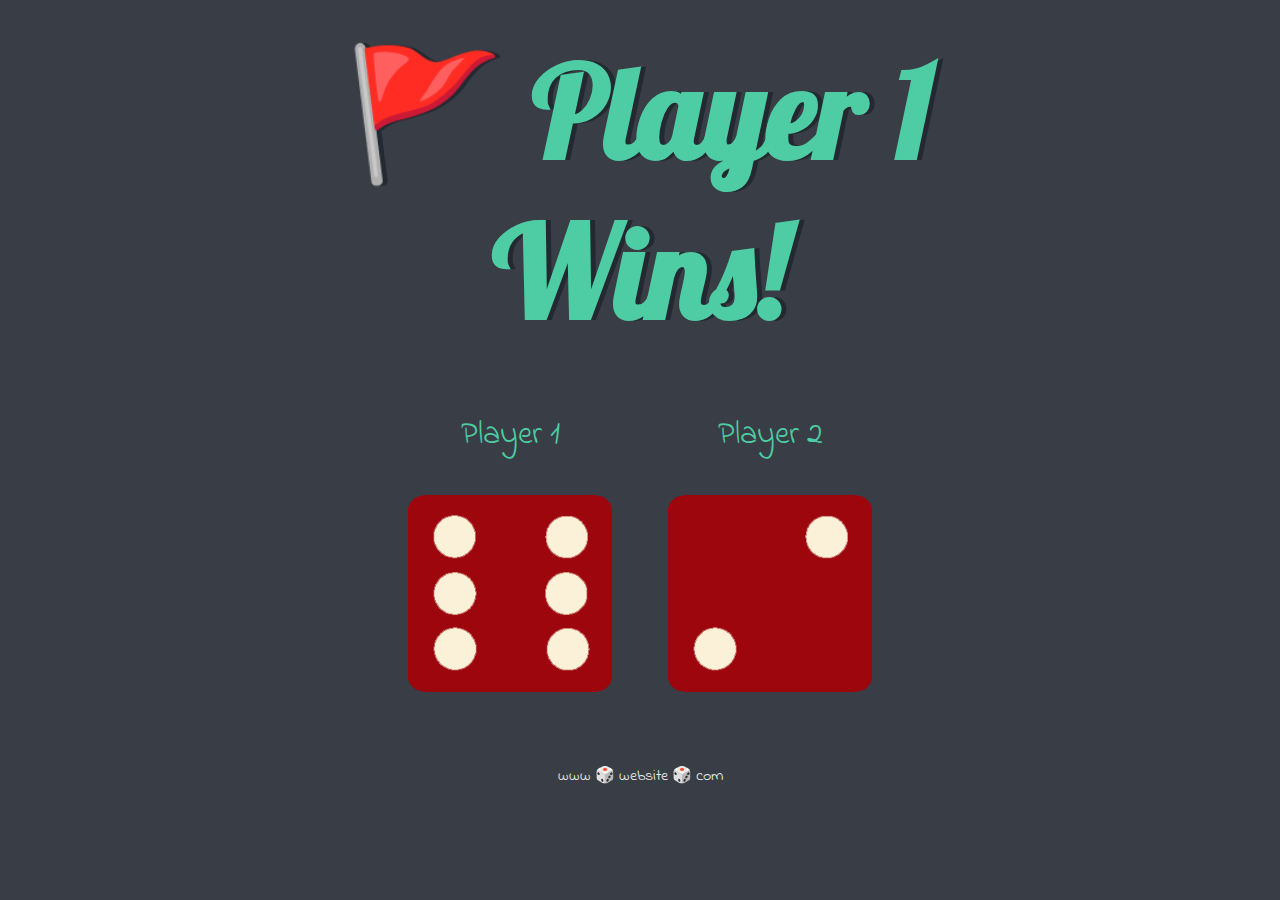
<file: dice-game/dice.html>
<!DOCTYPE html>
<html lang="en">
    <head>
        <meta charset="utf-8">
        <meta name="viewport" content="width=device-width, initial-scale=1">
        <title>Play Dice!</title>

        <!-- Google Fonts -->
        <link rel="preconnect" href="https://fonts.googleapis.com">
        <link rel="preconnect" href="https://fonts.gstatic.com" crossorigin>
        <link href="https://fonts.googleapis.com/css2?family=Indie+Flower&family=Lobster&display=swap" rel="stylesheet">

        <link rel="stylesheet" href="css/dice_styles.css">
    </head>
    <body>
        <div class="container">
            <h1>Refresh Me</h1>
            <div class="dice">
                <p>Player 1</p>
                <img class="img1" src="images/dice6.png">
            </div>
            <div class="dice">
                <p>Player 2</p>
                <img class="img2" src="images/dice6.png">
            </div>
        </div>
        <footer>
            <a href="#">www 🎲 website 🎲 com</a>
        </footer>
        <script src="js/dice.js" charset="utf-8"></script>
    </body>
</html>
</file>
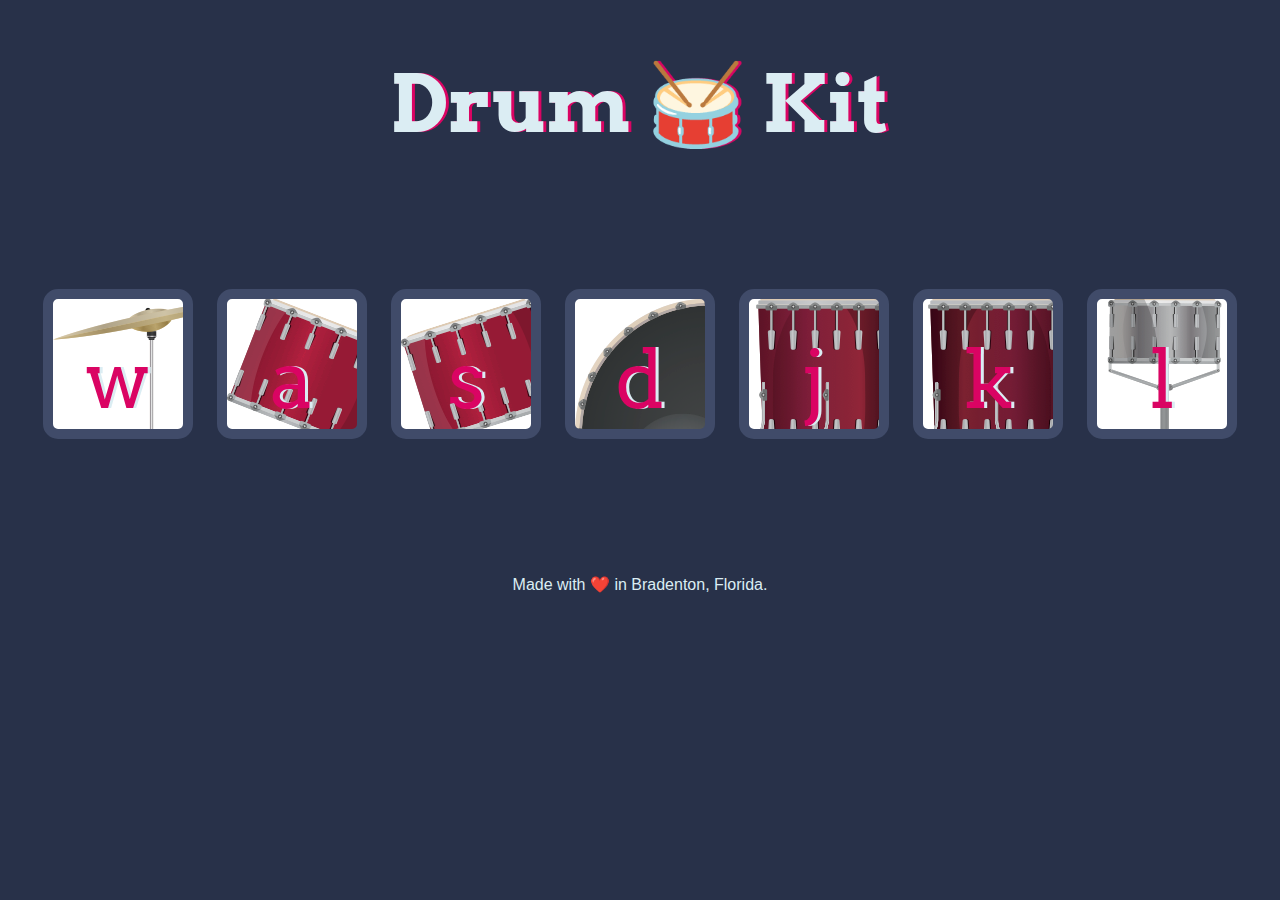
<file: drum-kit/drumkit.html>
<!DOCTYPE html>
<html lang="en">
    <head>
        <meta charset="utf-8">
        <meta name="viewport" content="width=device-width, initial-scale=1">
        <title>Play the Drums!</title>

        <!-- Google Fonts -->
        <link rel="preconnect" href="https://fonts.googleapis.com">
        <link rel="preconnect" href="https://fonts.gstatic.com" crossorigin>
        <link href="https://fonts.googleapis.com/css2?family=Arvo:wght@400;700&display=swap" rel="stylesheet">

        <link rel="stylesheet" href="css/drumstyles.css">
    </head>
    <body>
        <h1 id="title">Drum 🥁 Kit</h1>
        <div class="drumset">
            <button class="w drum">w</button>
            <button class="a drum">a</button>
            <button class="s drum">s</button>
            <button class="d drum">d</button>
            <button class="j drum">j</button>
            <button class="k drum">k</button>
            <button class="l drum">l</button>
        </div>
        <footer>Made with ❤️ in Bradenton, Florida.</footer>
        <script src="js/drumkit.js" charset="utf-8"></script>
    </body>
</html>
</file>
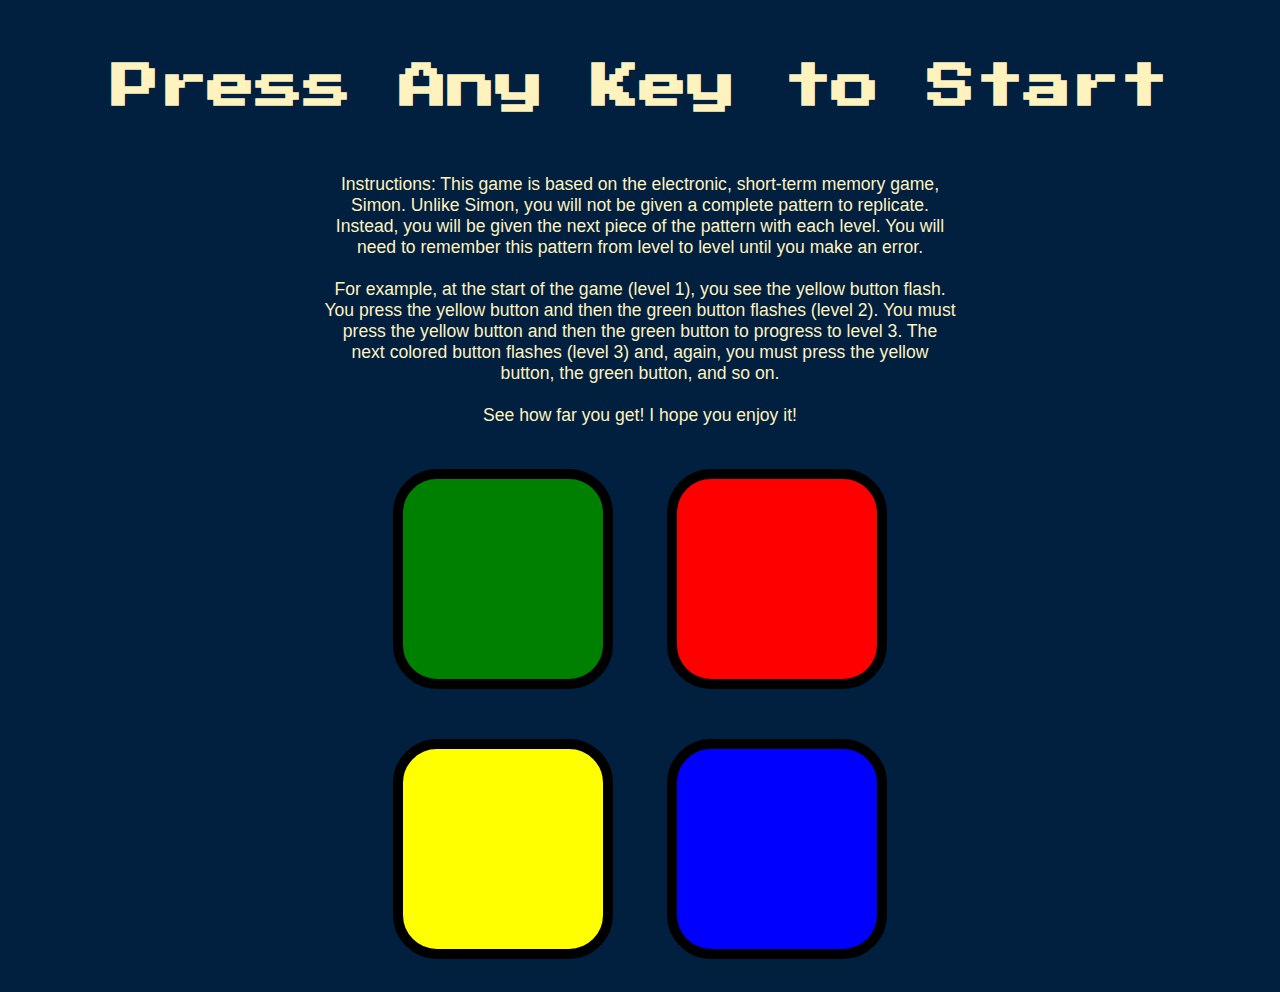
<file: simon-game/simon.html>
<!DOCTYPE html>
<html lang="en">
    <head>
        <meta charset="utf-8">
        <meta name="viewport" content="width=device-width, initial-scale=1">
        <title>Play Simon!</title>

        <link rel="preconnect" href="https://fonts.googleapis.com">
        <link rel="preconnect" href="https://fonts.gstatic.com" crossorigin>
        <link href="https://fonts.googleapis.com/css2?family=Press+Start+2P&display=swap" rel="stylesheet">

        <link rel="stylesheet" href="css/simonstyles.css">
    </head>
    <body>
        <h1>Press Any Key to Start</h1>
        <div class="container">
            <p>
                Instructions: This game is based on the electronic, short-term memory game, Simon. Unlike Simon, you will not 
                be given a complete pattern to replicate. Instead, you will be given the next piece of the pattern with each level. 
                You will need to remember this pattern from level to level until you make an error. <br><br> For example, at the 
                start of the game (level 1), you see the yellow button flash. You press the yellow button and then the green 
                button flashes (level 2). You must press the yellow button and then the green button to progress to level 3. The 
                next colored button flashes (level 3) and, again, you must press the yellow button, the green button, and so on. 
                <br><br> See how far you get! I hope you enjoy it!
            </p>
            <div>
                <button id="green" type="button" class="green"></button>
                <button id="red" type="button" class="red"></button>
            </div>
            <div>
                <button id="yellow" type="button" class="yellow"></button>
                <button id="blue" type="button" class="blue"></button>
            </div>
        </div>

        <script src="https://ajax.googleapis.com/ajax/libs/jquery/3.6.4/jquery.min.js"></script>
        <script src="js/simongame.js" charset="utf-8"></script>
    </body>
</html>
</file>
<file: dice-game/css/dice_styles.css>
/********** Element Selectors **********/
a {
    color: #EEE;
    text-decoration: none;
    font-family: 'Indie Flower', cursive;
}

body {
    background-color: #393E46;
    margin: 0;
    text-align: center;
}

footer {
    margin-top: 5%;
}

h1 {
    color: #4ECCA3;
    font-family: 'Lobster', cursive;
    font-size: 8rem;
    margin: 30px;
    text-shadow: 5px 0 #232931;
}

img {
    width: 80%;
}

p {
    color: #4ECCA3;
    font-family: 'Indie Flower', cursive;
    font-size: 2rem;
}

/*********** Class Selectors ***********/
.container {
    margin: auto;
    width: 70%;
}

.dice {
    display: inline-block;
}
</file>
<file: drum-kit/css/drumstyles.css>
/********** Element Selectors **********/
body {
    background-color: #283149;
    text-align: center;
}

footer {
    color: #DBEDF3;
    font-family: sans-serif;
}

/************* ID Selectors ************/
#title {
    color: #DBEDF3;
    font-family: 'Arvo', serif;
    font-size: 5rem;
    text-shadow: 3px 0 #DA0463;
}

/*********** Class Selectors **********/
.a {
    background-image: url("../images/tom1.png");
}

.d {
    background-image: url("../images/kick.png");
}

.drum {
    background-color: #fff;
    border: solid 10px #404B69;
    border-radius: 15px;
    color: #DA0463;
    font-family: 'Arvo', serif;
    font-size: 5rem;
    height: 150px;
    line-height: 2;
    margin: 10px;
    text-shadow: 3px 0 #DBEDF3;
    width: 150px;
}

.drumset {
    margin: 10% auto;
}

.j {
    background-image: url("../images/tom3.png");
}

.k {
    background-image: url("../images/tom4.png");
}

.l {
    background-image: url("../images/snare.png");
}

.pressed {
    box-shadow: 0 3px 4px 0 #DBEDF3;
    opacity: 0.5;
}

.s {
    background-image: url("../images/tom2.png");
}

.w {
    background-image: url("../images/crash.png");
}
</file>
<file: simon-game/css/simonstyles.css>
/********** Element Selectors **********/
body {
    background-color: #011F3F;
    text-align: center;
}

button {
    border: solid 10px #000;
    border-radius: 20%;
    height: 220px;
    margin: 25px;
    width: 220px;
}

h1 {
    color: #FEF2BF;
    font-family: 'Press Start 2P', cursive;
    font-size: 3rem;
    margin: 5%;
}

p {
    color: #FEF2BF;
    font-family: sans-serif;
    font-size: 1.10rem;
}

/*********** Class Selectors ***********/
.blue {
    background-color: blue;
}

.container {
    margin: auto;
    width: 50%;
}

.game-over {
    background-color: red;
    opacity: .8;
}

.green {
    background-color: green;
}

.red {
    background-color: red;
}

.yellow {
    background-color: yellow;
}

/**** Override Other Class Selectors ****/
.clicked {
    background-color: grey;
    box-shadow: 0 0 20px white;
}
</file>
